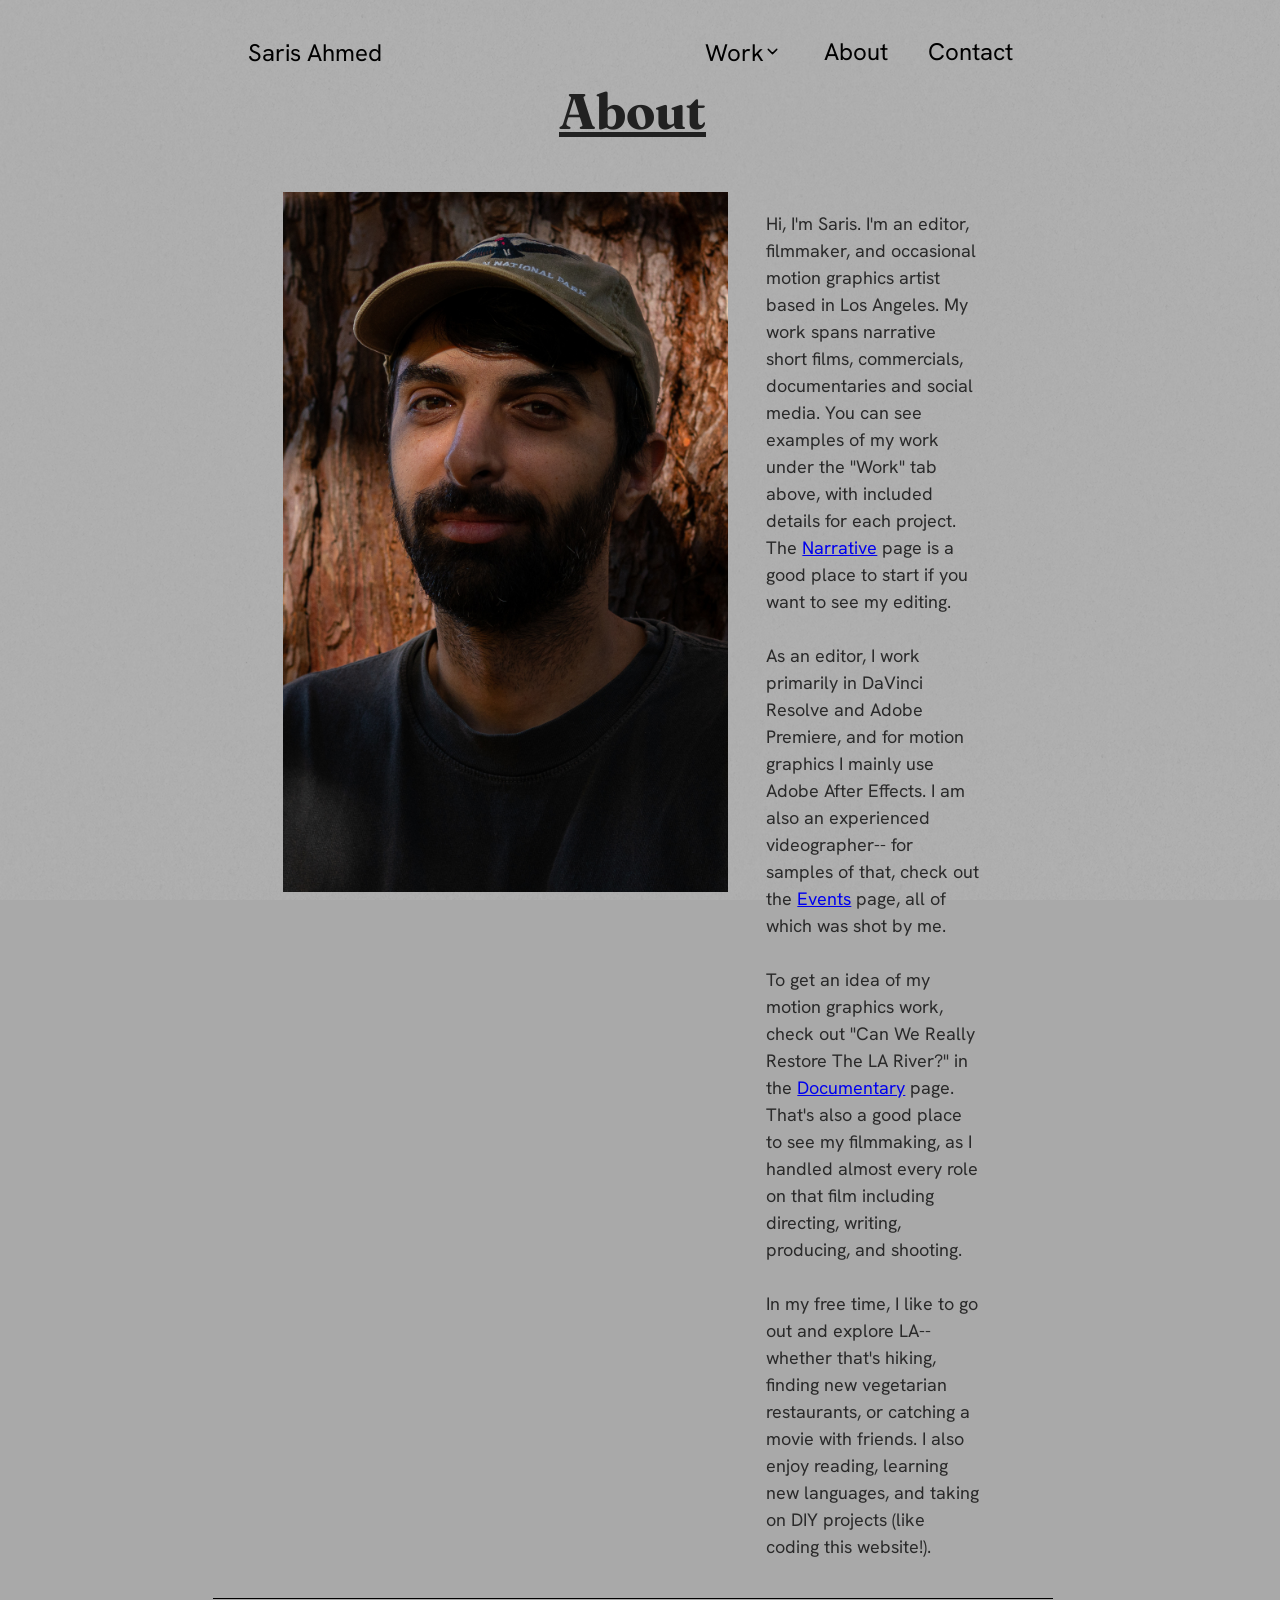
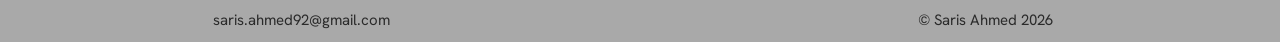
<file: about.html>
<!doctype html>
<html lang="en">
  <head>
    <meta charset="utf-8" />
    <meta name="viewport" content="width=device-width, initial-scale=1">
    <title>About - Saris Ahmed</title>
    <link
      href="https://fonts.googleapis.com/css?family=Roboto+Condensed:300%7CCinzel+Decorative:700"
      rel="stylesheet" />
    <link href="https://fonts.googleapis.com/css2?family=Fraunces:ital,opsz,wght@0,9..144,100..900;1,9..144,100..900&family=Hanken+Grotesk:ital,wght@0,100..900;1,100..900&display=swap" rel="stylesheet">  
    <link href="style.css" rel="stylesheet" />
    <link rel="stylesheet" href="https://cdnjs.cloudflare.com/ajax/libs/font-awesome/4.7.0/css/font-awesome.min.css">
	<script src="script.js" defer></script>
    <link rel="icon" type="image/x-icon" href="/favicon/favicon.ico">
  </head>

  <body>
    <header>
		<!-- Main Menu goes here -->
        <a class="saris" rel="home" href="index.html" title="Saris Ahmed" itemprop="url">Saris Ahmed</a>
        <button 
            class="menu-toggle"
            type="button" 
            style="background: none; border: none; padding: 0; cursor: pointer;"
            aria-controls="site-nav"
            aria-expanded="false">
            <img src="images/thin_hamburger_trimmed.png" alt="Description of button">
        </button>
        <nav class="navbar" id="site-nav">
            <ul>
                <li class="header_space"></li>
                <li>
                    <div class="dropdown">
                        <button class="dropbtn">Work</button>
                        <div class="dropdown-content">
                            <a href="narrative.html">Narrative</a>
                            <a href="documentary.html">Documentary</a>
                            <a href="events.html">Events</a>
                        </div>
                    </div>
                </li>
                <li class="mobile_drop" id="drop_font"><a href="narrative.html">Narrative</a></li>
                <li class="mobile_drop" id="drop_font"><a href="documentary.html">Documentary</a></li>
                <li class="mobile_drop" id="drop_font"><a href="events.html">Events</a></li>
                <li><a href="about.html">About</a></li>
                <li><a href="contact.html">Contact</a></li>
            </ul>
        </nav>
    </header>

    <main>
        <article>
            <h1 class="heading">About</h1>
                <div class="about">
                    <!-- <img src="images/portrait_trimmed.jpg" alt="Photo of me" height="700"> -->
                    <picture>
                        <source
                            media="(max-width: 1000px)"
                            srcset="images/portrait_mobile2.jpg">

                        <img
                            src="images/portrait_trimmed.jpg"
                            alt="Photo of me"
                            height="700">
                    </picture>
                    <p>Hi, I'm Saris. I'm an editor, filmmaker, and occasional motion graphics artist based in Los Angeles. My work spans narrative short films, commercials, documentaries and social media. You can see examples of my work under the "Work" tab above, with included details for each project. The <a href="narrative.html">Narrative</a> page is a good place to start if you want to see my editing.
                    <br><br>
                    As an editor, I work primarily in DaVinci Resolve and Adobe Premiere, and for motion graphics I mainly use Adobe After Effects. I am also an experienced videographer-- for samples of that, check out the <a href="events.html">Events</a> page, all of which was shot by me. 
                    <br><br>
                    To get an idea of my motion graphics work, check out "Can We Really Restore The LA River?" in the <a href="documentary.html">Documentary</a> page. That's also a good place to see my filmmaking, as I handled almost every role on that film including directing, writing, producing, and shooting.
                    <br><br>
                    In my free time, I like to go out and explore LA-- whether that's hiking, finding new vegetarian restaurants, or catching a movie with friends. I also enjoy reading, learning new languages, and taking on DIY projects (like coding this website!).</p>
                </div>
        </article>
    </main>

    <footer>
        <ul>
            <li>saris.ahmed92@gmail.com</li>
            <li class="footer_space"></li>
            <li>© Saris Ahmed 2026</li>
        </ul>
    </footer>
  </body>
</html>
</file>
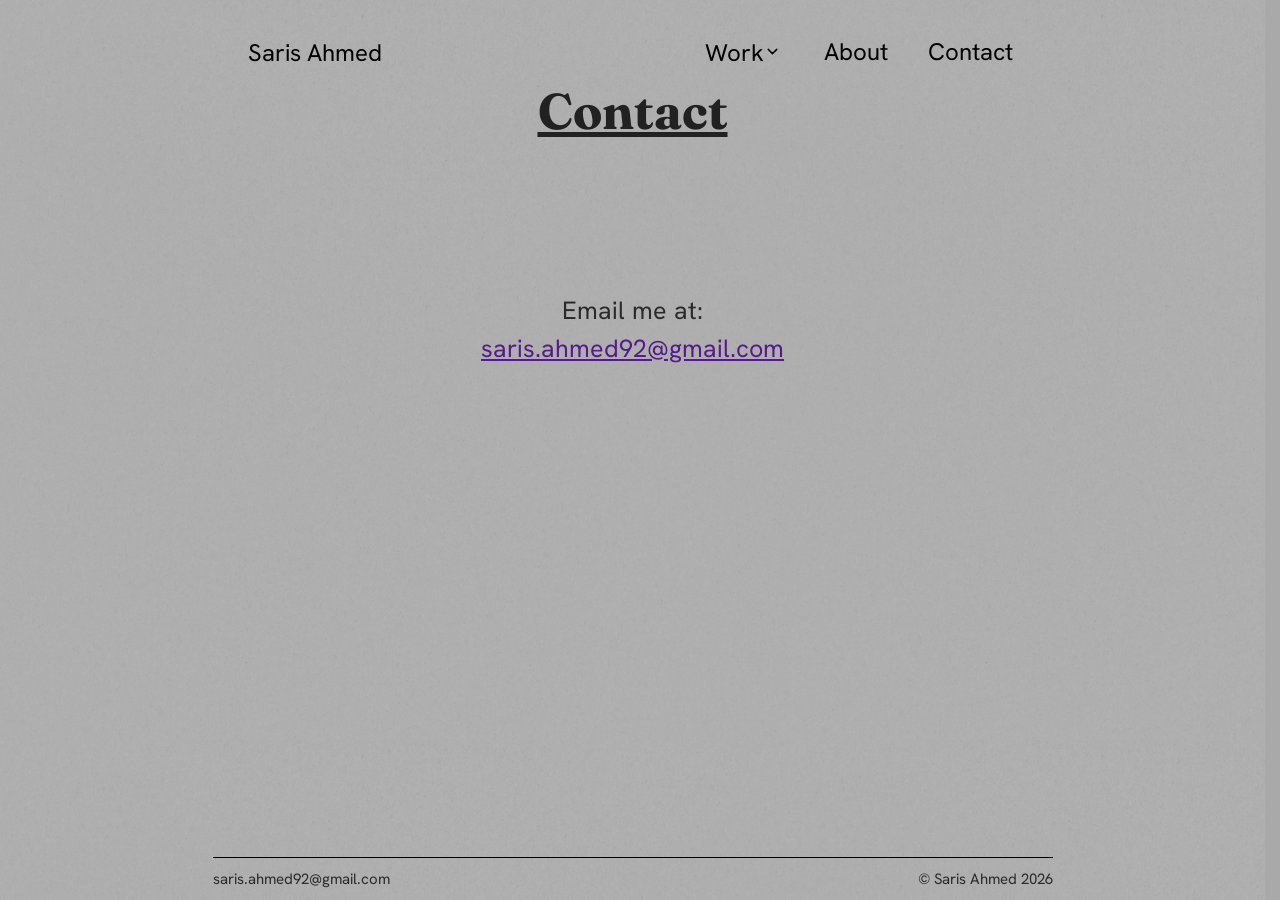
<file: contact.html>
<!doctype html>
<html lang="en">
  <head>
    <meta charset="utf-8" />
    <meta name="viewport" content="width=device-width, initial-scale=1">
    <title>Contact - Saris Ahmed</title>
    <link
      href="https://fonts.googleapis.com/css?family=Roboto+Condensed:300%7CCinzel+Decorative:700"
      rel="stylesheet" />
    <link href="https://fonts.googleapis.com/css2?family=Fraunces:ital,opsz,wght@0,9..144,100..900;1,9..144,100..900&family=Hanken+Grotesk:ital,wght@0,100..900;1,100..900&display=swap" rel="stylesheet">  
    <link href="style.css" rel="stylesheet" />
    <link rel="stylesheet" href="https://cdnjs.cloudflare.com/ajax/libs/font-awesome/4.7.0/css/font-awesome.min.css">
	<script src="script.js" defer></script>
    <link rel="icon" type="image/x-icon" href="/favicon/favicon.ico">
  </head>

  <body>
    <header>
		<!-- Main Menu goes here -->
        <a class="saris" rel="home" href="index.html" title="Saris Ahmed" itemprop="url">Saris Ahmed</a>
        <button 
            class="menu-toggle"
            type="button" 
            style="background: none; border: none; padding: 0; cursor: pointer;"
            aria-controls="site-nav"
            aria-expanded="false">
            <img src="images/thin_hamburger_trimmed.png" alt="Description of button">
        </button>
        <nav class="navbar" id="site-nav">
            <ul>
                <!-- <li class="header_space"></li> -->
                <li>
                    <div class="dropdown">
                        <button class="dropbtn">Work</button>
                        <div class="dropdown-content">
                            <a href="narrative.html">Narrative</a>
                            <a href="documentary.html">Documentary</a>
                            <a href="events.html">Events</a>
                        </div>
                    </div>
                </li>
                <li class="mobile_drop" id="drop_font"><a href="narrative.html">Narrative</a></li>
                <li class="mobile_drop" id="drop_font"><a href="documentary.html">Documentary</a></li>
                <li class="mobile_drop" id="drop_font"><a href="events.html">Events</a></li>
                <li><a href="about.html">About</a></li>
                <li><a href="contact.html">Contact</a></li>
            </ul>
        </nav>
    </header>

    <main>
        <article>
            <h1 class="heading">Contact</h1>
                <div class="email">
                    <p>Email me at:
                    <br>
                    <a href=""mailto:saris.ahmed92@gmail.com">saris.ahmed92@gmail.com</a></p>
                </div>
            </p>
        </article>
    </main>

    <footer>
        <ul>
            <li>saris.ahmed92@gmail.com</li>
            <li class="footer_space"></li>
            <li>© Saris Ahmed 2026</li>
        </ul>
    </footer>
  </body>
</html>
</file>
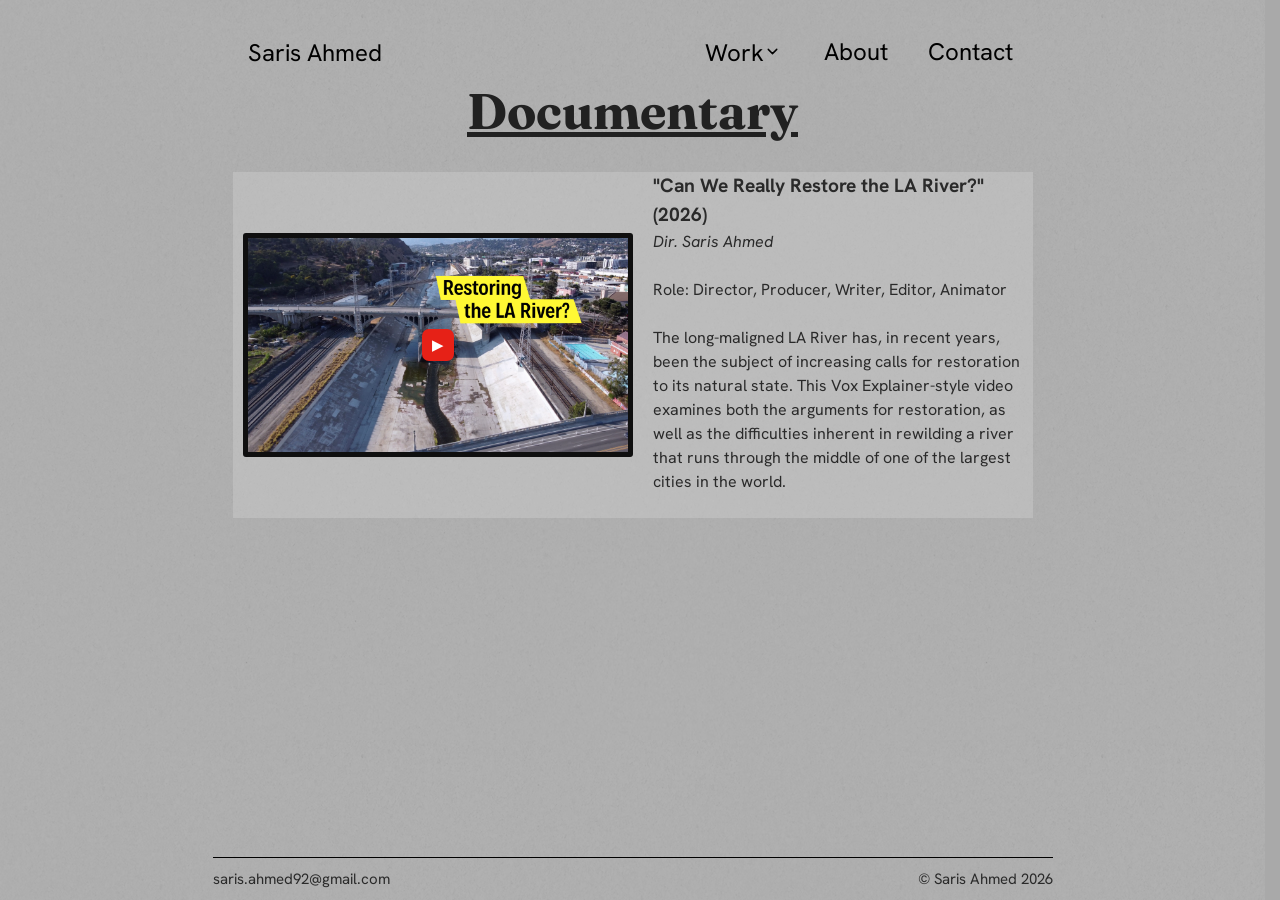
<file: documentary.html>
<!doctype html>
<html lang="en">
  <head>
    <meta charset="utf-8" />
    <meta name="viewport" content="width=device-width, initial-scale=1">
    <title>Documentary - Saris Ahmed</title>
    <link
      href="https://fonts.googleapis.com/css?family=Roboto+Condensed:300%7CCinzel+Decorative:700"
      rel="stylesheet" />
    <link href="https://fonts.googleapis.com/css2?family=Fraunces:ital,opsz,wght@0,9..144,100..900;1,9..144,100..900&family=Hanken+Grotesk:ital,wght@0,100..900;1,100..900&display=swap" rel="stylesheet">  
    <link href="style.css" rel="stylesheet" />
    <link rel="stylesheet" href="https://cdnjs.cloudflare.com/ajax/libs/font-awesome/4.7.0/css/font-awesome.min.css">
	<script src="script.js" defer></script>
    <link rel="icon" type="image/x-icon" href="/favicon/favicon.ico">
  </head>

  <body>
    <header>
		<!-- Main Menu goes here -->
        <a class="saris" rel="home" href="index.html" title="Saris Ahmed" itemprop="url">Saris Ahmed</a>
        <button 
            class="menu-toggle"
            type="button" 
            style="background: none; border: none; padding: 0; cursor: pointer;"
            aria-controls="site-nav"
            aria-expanded="false">
            <img src="images/thin_hamburger_trimmed.png" alt="Description of button">
        </button>
        <nav class="navbar" id="site-nav">
            <ul>
                <!-- <li class="header_space"></li> -->
                <li>
                    <div class="dropdown">
                        <button class="dropbtn">Work</button>
                        <div class="dropdown-content">
                            <a href="narrative.html">Narrative</a>
                            <a href="documentary.html">Documentary</a>
                            <a href="events.html">Events</a>
                        </div>
                    </div>
                </li>
                <li class="mobile_drop" id="drop_font"><a href="narrative.html">Narrative</a></li>
                <li class="mobile_drop" id="drop_font"><a href="documentary.html">Documentary</a></li>
                <li class="mobile_drop" id="drop_font"><a href="events.html">Events</a></li>
                <li><a href="about.html">About</a></li>
                <li><a href="contact.html">Contact</a></li>
            </ul>
        </nav>
    </header>

    <main>
        <article>
            <h1 class="heading">Documentary</h1>
            <section class="grid">
				<div class="youtube-preview" data-video-id="Mllvt4uuTzU">
                	<button type="button" aria-label="Play video">
	                    <img
	                    src="images/lar.png"
	                    alt=""
	                    >
                    	<span class="play-button">▶</span>
                	</button>
            	</div>
                <p>
                    <big><strong>"Can We Really Restore the LA River?" (2026)</strong></big><br>
                    <em>Dir. Saris Ahmed</em><br><br>
                    Role: Director, Producer, Writer, Editor, Animator <br><br>
                    The long-maligned LA River has, in recent years, been the subject of increasing calls for restoration to its natural state. This Vox Explainer-style video examines both the arguments for restoration, as well as the difficulties inherent in rewilding a river that runs through the middle of one of the largest cities in the world. <br><br>
                </p>
            </section>
        </article>
    </main>

    <footer>
        <ul>
            <li>saris.ahmed92@gmail.com</li>
            <li class="footer_space"></li>
            <li>© Saris Ahmed 2026</li>
        </ul>
    </footer>
  </body>
</html>
</file>
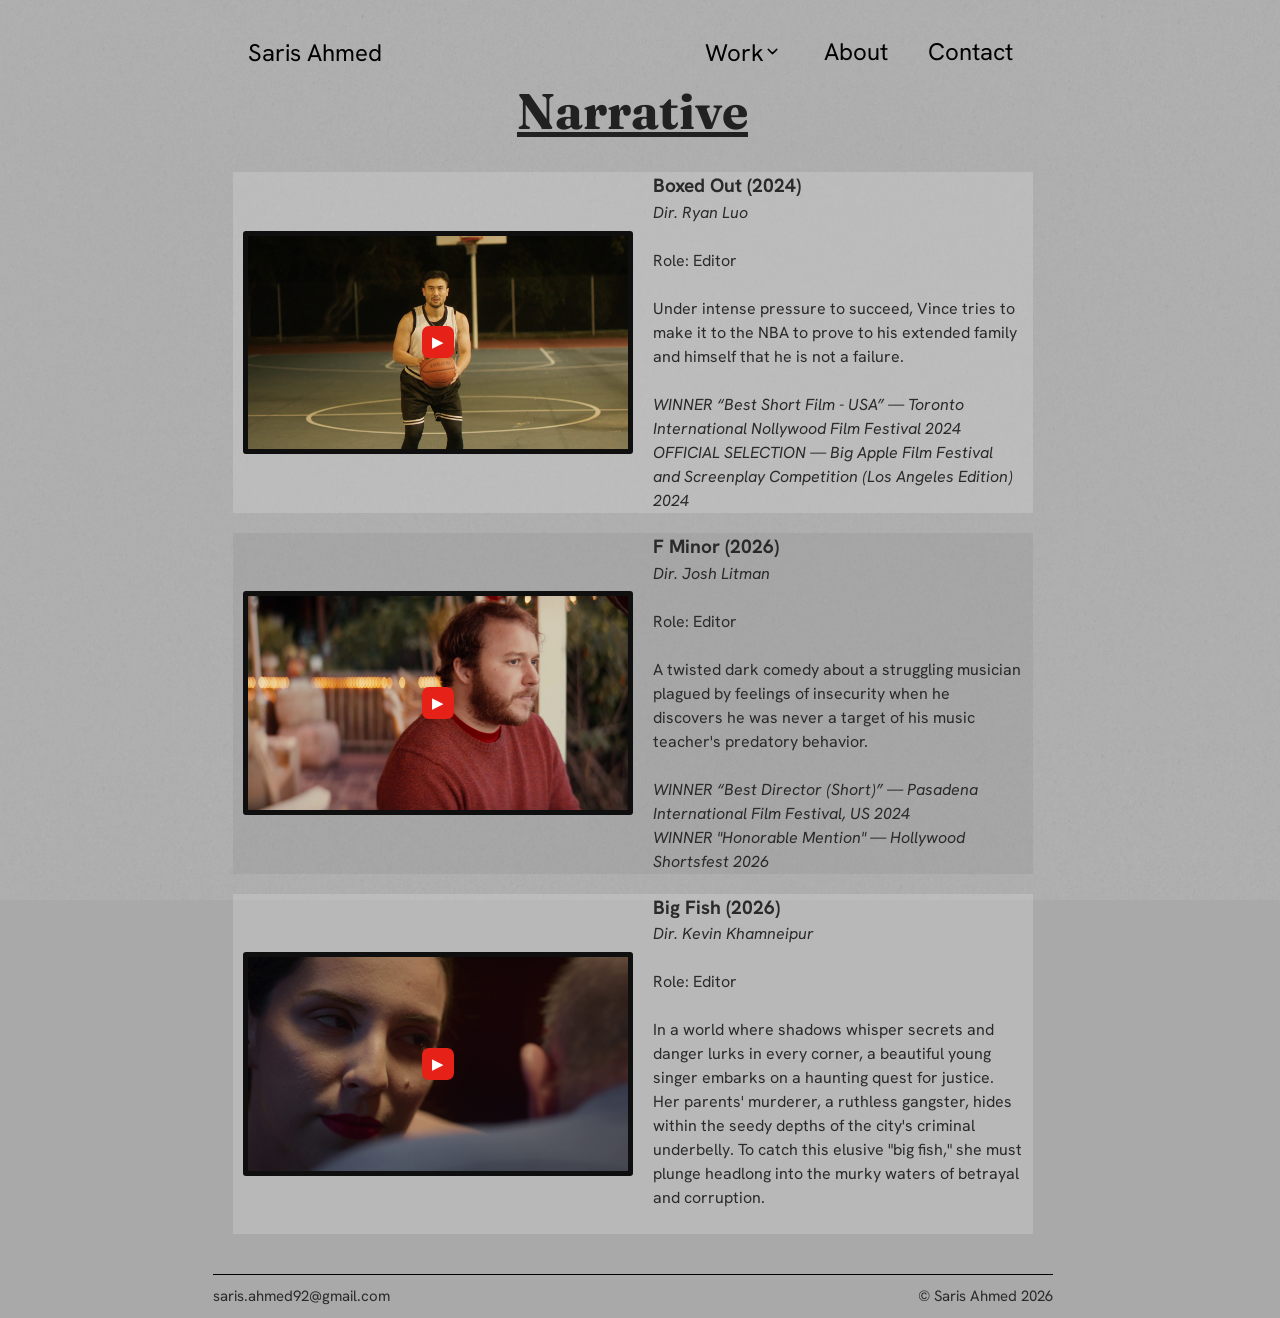
<file: narrative.html>
<!doctype html>
<html lang="en">
  <head>
    <meta charset="utf-8" />
    <meta name="viewport" content="width=device-width, initial-scale=1">
    <title>Narrative - Saris Ahmed</title>
    <link
      href="https://fonts.googleapis.com/css?family=Roboto+Condensed:300%7CCinzel+Decorative:700"
      rel="stylesheet" />
    <link href="https://fonts.googleapis.com/css2?family=Fraunces:ital,opsz,wght@0,9..144,100..900;1,9..144,100..900&family=Hanken+Grotesk:ital,wght@0,100..900;1,100..900&display=swap" rel="stylesheet">  
    <link href="style.css" rel="stylesheet" />
    <link rel="stylesheet" href="https://cdnjs.cloudflare.com/ajax/libs/font-awesome/4.7.0/css/font-awesome.min.css">
	<script src="script.js" defer></script>
    <link rel="icon" type="image/x-icon" href="/favicon/favicon.ico">
  </head>

  <body>
    <header>
		<!-- Main Menu goes here -->
        <a class="saris" rel="home" href="index.html" title="Saris Ahmed" itemprop="url">Saris Ahmed</a>
        <button 
            class="menu-toggle"
            type="button" 
            style="background: none; border: none; padding: 0; cursor: pointer;"
            aria-controls="site-nav"
            aria-expanded="false">
            <img src="images/thin_hamburger_trimmed.png" alt="Description of button">
        </button>
        <nav class="navbar" id="site-nav">
            <ul>
                <!-- <li class="header_space"></li> -->
                <li>
                    <div class="dropdown">
                        <button class="dropbtn">Work</button>
                        <div class="dropdown-content">
                            <a href="narrative.html">Narrative</a>
                            <a href="documentary.html">Documentary</a>
                            <a href="events.html">Events</a>
                        </div>
                    </div>
                </li>
                <li class="mobile_drop" id="drop_font"><a href="narrative.html">Narrative</a></li>
                <li class="mobile_drop" id="drop_font"><a href="documentary.html">Documentary</a></li>
                <li class="mobile_drop" id="drop_font"><a href="events.html">Events</a></li>
                <li><a href="about.html">About</a></li>
                <li><a href="contact.html">Contact</a></li>
            </ul>
        </nav>
    </header>

    <main>
        <article>
            <h1 class="heading">Narrative</h1>
            <section class="grid">
				<div class="youtube-preview" data-video-id="UuDul63wHK8">
                	<button type="button" aria-label="Play video">
	                    <img
	                    src="images/boxed_1.png"
	                    alt=""
	                    >
                    <span class="play-button">▶</span>
                	</button>
            	</div>
                <p>
                    <big><strong>Boxed Out (2024)</strong></big><br>
                    <em>Dir. Ryan Luo</em><br><br>
                    Role: Editor <br><br>
                    Under intense pressure to succeed, Vince tries to make it to the NBA to prove to his extended family and himself that he is not a failure. <br><br>
                    <em>WINNER “Best Short Film - USA” — Toronto International Nollywood Film Festival 2024</em><br>
                    <em>OFFICIAL SELECTION — Big Apple Film Festival and Screenplay Competition (Los Angeles Edition) 2024</em><br>
                </p>
            </section>
            <section class="grid">
				<div class="youtube-preview" data-video-id="I4ZadlDJAZg">
                	<button type="button" aria-label="Play video">
	                    <img
	                    src="images/fminor_2.png"
	                    alt=""
	                    >
                    	<span class="play-button">▶</span>
                	</button>
            	</div>
                <p>
                    <big><strong>F Minor (2026)</strong></big><br>
                    <em>Dir. Josh Litman</em><br><br>
                    Role: Editor <br><br>
                    A twisted dark comedy about a struggling musician plagued by feelings of insecurity when he discovers he was never a target of his music teacher's predatory behavior. <br><br>
                    <em>WINNER “Best Director (Short)” — Pasadena International Film Festival, US 2024</em><br>
                    <em>WINNER "Honorable Mention" — Hollywood Shortsfest 2026</em><br>
                </p>
            </section>
            <section class="grid">
				<div class="youtube-preview" data-video-id="RCbKE7hBxNo">
                	<button type="button" aria-label="Play video">
	                    <img
	                    src="images/bigfish_2.png"
	                    alt=""
	                    >
                    	<span class="play-button">▶</span>
                	</button>
            	</div>
                <p>
                    <big><strong>Big Fish (2026)</strong></big><br>
                    <em>Dir. Kevin Khamneipur</em><br><br>
                    Role: Editor <br><br>
                    In a world where shadows whisper secrets and danger lurks in every corner, a beautiful young singer embarks on a haunting quest for justice. Her parents' murderer, a ruthless gangster, hides within the seedy depths of the city's criminal underbelly. To catch this elusive "big fish," she must plunge headlong into the murky waters of betrayal and corruption.<br><br>
                </p>
            </section>
            <!-- <section class="grid">
				<div class="youtube-image">
                	<button type="button" aria-label="Play video">
	                    <img
	                    src="images/GHD.png"
	                    alt=""
	                    >
                	</button>
            	</div>
                <p>
                    <big><strong>Good Hair Day (2026)</strong></big><br>
                    <em>Dir. Anna Lee</em><br><br>
                    Role: Editor <br><br>
                    PLACEHOLDER TEXT<br><br>
                </p>
            </section>
            <section class="grid">
				<div class="youtube-image">
                	<button type="button" aria-label="Play video">
	                    <img
	                    src="images/straddle.png"
	                    alt=""
	                    >
                	</button>
            	</div>
                <p>
                    <big><strong>Straddle (2024)</strong></big><br>
                    <em>Dir. Moustafa Elmorsy</em><br><br>
                    Role: Editor <br><br>
                    PLACEHOLDER TEXT<br><br>
                </p>
            </section> -->
        </article>
    </main>

    <footer>
        <ul>
            <li>saris.ahmed92@gmail.com</li>
            <li class="footer_space"></li>
            <li>© Saris Ahmed 2026</li>
        </ul>
    </footer>
  </body>
</html>
</file>
<file: style.css>
/*****************/
/* General setup */
/*****************/

body {
  min-height: 100vh;
  margin: 0;
  display: flex;
  flex-direction: column;
  font-family: "Hanken Grotesk", sans-serif;
}

html {
  font-size: 10px;
  background-color: darkgrey;
  scrollbar-gutter: stable;
  /* background-image: linear-gradient(to bottom, #f7f2eb 0, #f7f2eb 200px, #fff 700px, #fff 100%); */
}

html::before {
  content: "";
  position: fixed;
  background-repeat: repeat;
  inset: 0;
  background-image: url("images/film_grain.avif");
  opacity: 0.1; 
  z-index: -1; 
}

body {
  width: 60%;
  min-width: 800px;
  max-width: 1600px;
  margin: 0 auto;
}

@media screen and (max-width: 700px) {
  body {
    width: 100%;
    min-width: 0;
    max-width: none;
    margin: 0;
  }
}

/***************/
/* Typography */
/**************/

h1 {
  font-family: "Fraunces", serif;
  color: #212121;
  font-weight: bold;
  text-decoration: underline;
}

p,
li {
  color: #2a2a2a;
}

h1 {
  font-size: 5rem;
  text-align: center;
}

h2 {
  font-size: 3rem;
  text-align: left;
}

p,
li {
  font-size: 1.6rem;
  line-height: 1.5;
}

/*****************/
/* Header layout */
/*****************/

h1 {
  margin-top: 0;
  margin-bottom: 3rem;
  justify-self: center;
}

header {
  width: 100%;
  margin-top: 3%;
  display: flex;
  justify-content: space-between;
  /* border: 1px solid black; */
}

.saris {
  margin-left: 1.5rem;
  align-self: center;
}

nav ul {
  display: grid;
  grid-auto-flow: column;
  padding: 0;
  list-style-type: none;
}

nav li {
  flex: 0 0 auto;
  padding-left: 2rem;
  padding-right: 2rem;
  white-space: nowrap;
}

nav a,
.saris,
.dropdown .dropbtn {
  font-size: 2.4rem;
  text-decoration: none;
  color: black;
  display: block;
}

nav a {
  /* flex: 0 0 auto; */
  white-space: nowrap;
}

.menu-toggle {
  display: none;
  justify-self: right;
}

@media screen and (max-width: 700px) {
  header {
    flex-wrap: wrap;
    align-items: center;
  }

  h1 {
    margin-top: 4rem;
    font-size: 7rem;
  }

  .saris {
    flex: 1 1 auto;
    margin: 1rem 0 0 3rem;
    font-size: 2rem;
  }
  
  .menu-toggle {
    zoom: 80%;
    display: block;
    margin-left: auto;
    margin-right: 3rem;
  }

  #site-nav {
    display: none;
    flex: 0 0 100%;
    order: 3;
    width: 100%;
    text-align: center;
  }

  /* Hamburger dropdown animation */
  /* #site-nav {
  display: block;

  flex: 0 0 100%;
  max-height: 0;
  overflow: hidden;
  text-align: center;

  opacity: 0;
  visibility: hidden;
  transform: translateY(-0.5rem);

  transition:
    max-height 0.25s ease,
    opacity 0.2s ease,
    transform 0.2s ease,
    visibility 0s linear 0.25s;
  } */

  nav ul {
    margin-top: 4rem;
    border: 2px solid black;
    padding: 2rem;
    margin-bottom: 0;
  }

  nav a,
  .dropdown .dropbtn {
    font-size: 3rem;
    text-decoration: none;
    color: #141414;
    display: block;
  }

  .dropdown .dropbtn {
    padding-left: 2rem;
  }

  #site-nav.is-open {
    display: flex !important;
    justify-content: center;
  }

  /* Hamburger dropdown animation */
  /* #site-nav.is-open {
    max-height: 30rem;
    opacity: 1;
    visibility: visible;
    transform: translateY(0);

    transition-delay: 0s;
  } */

  #site-nav.is-open ul {
    display: flex;
    flex-direction: column;
  }
}

/***************/
/* Main layout */
/***************/

main {
  flex: 1;
  display: flex;
  gap: 10px;
  min-width: 0;
}

article {
  flex: 4;
}

.grid {
  width: 100%;
  max-width: 1100px;
  min-width: 0;
  height: auto;

  margin: 2rem auto;
  box-sizing: border-box;
  padding-left: 1rem;

  display: grid;
  grid-template-columns: minmax(0, 1fr) minmax(0, 1fr);
  gap: 3rem;
  align-items: center;
}

.grid p {
  padding: 0;
  padding-right: 1rem;
  margin: 0;
}

article .grid:nth-child(even) {
  background-color: #d9d9d955;
}

article .grid:nth-child(odd) {
  background-color: #8a8a8a40;
}

.about {
  margin-top: 5rem;
  padding-left: 5rem;
  display: flex;
  /* gap: 5rem; */
  gap: clamp(2rem, 3vw, 6rem);
}

.about p {
  /* border: 1px solid black; */
  margin-right: clamp(3rem, 4vw, 10rem);
  font-size: clamp(1.8rem, 1.1vw, 2rem);
}

.email p {
  margin-top: 15rem;
  justify-self: center;
  text-align: center;
  font-size: 2.5rem;
}

footer {
  width: 105%;
  align-self: center;
  margin-top: auto;
  text-align: right;
}

footer ul {
  margin-top: 2rem;
  border-top: 1.2px solid black;
  padding: 1rem 0 0 0;
  list-style-type: none;
  display: flex;
}

footer li {
  font-size: 1.5rem;
}

.footer_space {
  flex: 3;
}

@media (max-width: 1000px) {
  .grid {
    width: 95%;
    padding-right: 2rem;
    padding-top: 1rem;
    
    margin: none;
    gap: none;
    
    grid-template-columns: auto;
    grid-template-rows: 1fr 1fr;
    justify-items: left;

  }

  .grid p {
    padding: 0;
    margin: 0;

    margin-left: 2rem;
    margin-top: -6rem;
    padding-bottom: 1rem;
    padding-top: 1rem;
  }

  .about {
    width: 100%;
    max-width: 100%;
    box-sizing: border-box;

    display: flex;
    flex-direction: column;
    gap: 2rem;
    margin-top: 4rem;
    padding: 0 3rem;
  }

  .about p {
    width: 100%;
    max-width: 100%;
    flex: none;
    margin: 0;
    font-size: clamp(1.4rem, 4vw, 2rem);
    overflow-wrap: break-word;
    /* margin-top: 1rem; */
    padding: 0 1rem 0 0;
    /* text-align: justify; */
    /* hyphens: auto; */
  }

  .about img,
  .about picture {
    width: 100%;
    max-width: 100%;
    height: auto;
    align-self: center;
  }

  .heading {
    font-size: 4rem;
  }

  footer {
    width: 90%;
    margin-top: 5rem;
    display: flex;
    flex-direction: column;
    border-top: 2px solid black;
    padding: 0;
  }

  footer ul {
    margin-top: none;
    padding: 0;
    flex-direction: column;
    border-top: none;
  }

  footer li {
    flex: none;
    align-self: right;
    padding-bottom: 0.3rem;
    font-size: clamp(1rem, 3vw, 4rem);
  }

  .footer_space {
    flex: none;
  }

}

/********************/
/* Dropdown styling */
/********************/

.dropdown {
  float: left;
  overflow: hidden;
}

.dropdown .dropbtn {
  margin-top: 2px;
  border: none;
  outline: none;
  background-color: inherit;
  font-family: inherit;
  display: inline-flex;
}

.dropdown .dropbtn::after {
  content: url("images/chevron-down.svg");
  zoom: 70%;
  padding-top: 0.8rem;
  margin-right: -0.5rem;
  transition: transform 0.2s ease;
}

.dropdown:hover .dropbtn::after {
  content: url("images/chevron-down.svg");
  zoom: 70%;
  padding-bottom: -0.8em;
  margin-right: -0.5rem;
  transform: rotate(0.5turn);
  -webkit-mask: url("images/chevron-down.svg") center / contain no-repeat;
  mask: url("images/chevron-down.svg") center / contain no-repeat;
}

.navbar a:hover, .dropdown:hover .dropbtn {
  color: rgb(103, 103, 103);
  text-decoration: underline;
}

/* Pre dropdown animation settings */

/* .dropdown-content {
  display: none;
  position: absolute;
  background-color: rgb(188, 188, 188);
  border: 1px solid black;
  min-width: 120px;
  box-shadow: 0px 8px 16px 0px rgba(0,0,0,0.2);
  z-index: 1;
} */

.dropdown-content {
  position: absolute;
  background-color: rgb(188, 188, 188);
  border: 1px solid black;
  min-width: 120px;
  box-shadow: 0px 8px 16px 0px rgba(0,0,0,0.2);
  z-index: 1;

  opacity: 0;
  visibility: hidden;
  pointer-events: none;
  transform: translateY(-0.5rem);

  transition:
    opacity 0.15s ease,
    transform 0.15s ease,
    visibilty 0s linear 0.15s;
}

.dropdown-content a {
  font-size: 1.7rem;
  float: none;
  color: black;
  padding: 12px 16px;
  text-decoration: none;
  display: block;
  text-align: left;
}

.dropdown:hover .dropdown-content {
  opacity: 1;
  visibility: visible;
  pointer-events: auto;
  transform: translateY(0);

  transition-delay: 0s;
}

#drop_font {
  display: none;
}

@media screen and (max-width: 700px) {
  nav ul {
    /* position: absolute; */
    background-color: rgb(188, 188, 188);
  }

  .dropdown-content {
    position: absolute;
    z-index: 2;
  }

  .dropdown-content a {
    font-size: 3rem;
  }

  .dropdown {
    display: none;
  }

  #drop_font {
    display: block;
  }
}

/*******************/
/* Youtube styling */
/*******************/

.showreel_container .youtube-preview {
  width: 100%;
  max-width: none;
  margin: 2rem auto;
  aspect-ratio: 16 / 9;
  position: relative;
  overflow: hidden;
  border: 10px solid #0f0f0f;
  border-radius: 6px;
}

.youtube-preview,
.youtube-image {
  width: 100%;
  max-width: 600px;
  margin: 2rem auto;
  aspect-ratio: 16 / 9;
  position: relative;
  overflow: hidden;
  border: 5px solid #0f0f0f;
  border-radius: 3px;
}

.youtube-preview button,
.youtube-preview iframe,
.youtube-preview img,
.youtube-image img {
  width: 100%;
  height: 100%;
}

.youtube-preview iframe,
.youtube-image iframe {
  display: block;
  border: 0;
  width: 100%;
  height: 100%;
  inset: 0;
}

.youtube-preview button {
  position: relative;
  padding: 0;
  border: 0;
  cursor: pointer;
  background: none;
}

.youtube-preview img,
.youtube-image img {
  display: block;
  object-fit: cover;
}

.youtube-image img {
  aspect-ratio: 16 / 9;
}

.play-button {
  position: absolute;
  top: 50%;
  left: 50%;
  transform: translate(-50%, -50%);

  padding: 0.7rem 1rem;
  color: white;
  background: #e62117;
  border-radius: 0.7rem;
  font-size: 1.5rem;
}

.showreel_container .play-button {
  zoom: 200%;
}

@media screen and (max-width: 700px) {
  .showreel_container .youtube-preview {
    width: 90%;
  }

  .youtube-preview {
    margin-top: -1rem;
  }
}
</file>
